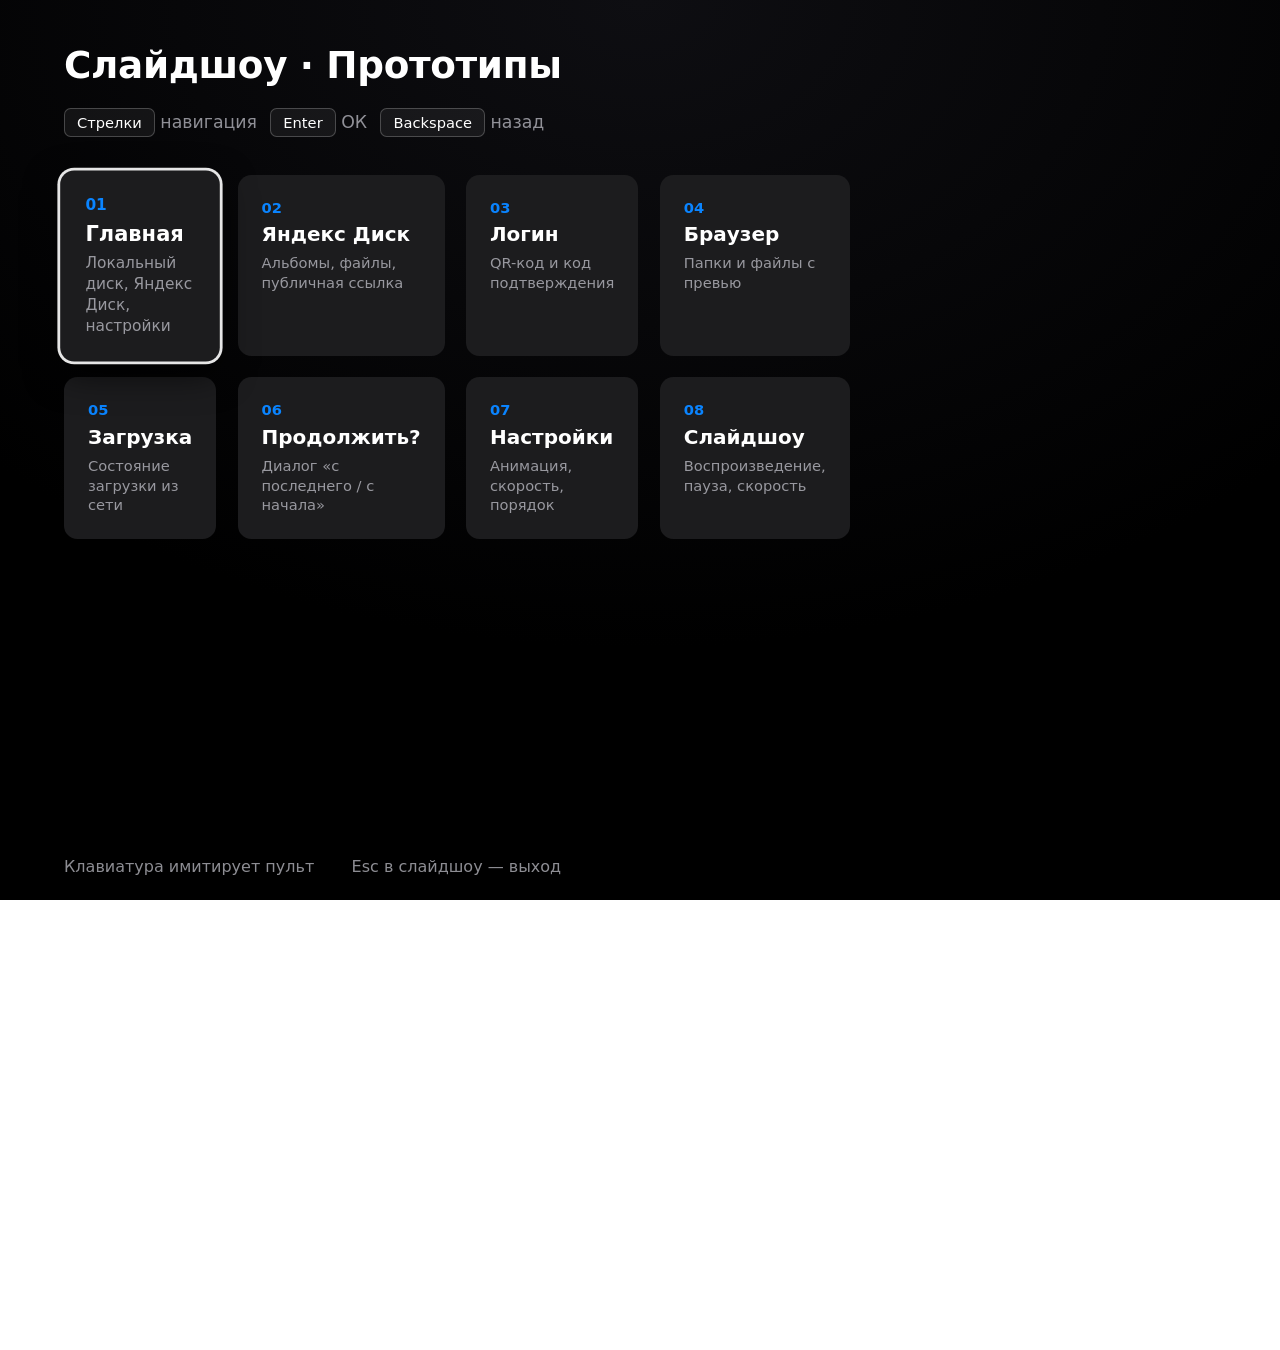
<file: design/prototypes/index.html>
<!doctype html>
<html lang="ru">
<head>
<meta charset="utf-8">
<title>Слайдшоу · Прототипы интерфейса</title>
<link rel="stylesheet" href="css/tv.css">
<style>
  .head-note {
    margin-top: 20px;
    font-size: 26px;
    color: var(--text-2);
    display: flex;
    align-items: center;
    gap: 20px;
    flex-wrap: wrap;
  }
</style>
</head>
<body>
<main class="screen">
  <h1 class="screen-title">Слайдшоу · Прототипы</h1>
  <div class="head-note">
    <span><span class="keycap">Стрелки</span> навигация</span>
    <span><span class="keycap">Enter</span> ОК</span>
    <span><span class="keycap">Backspace</span> назад</span>
  </div>

  <div class="proto-grid">
    <a class="proto-card" href="screens/01-home.html" data-focusable data-focus-default>
      <div class="num">01</div>
      <div class="ttl">Главная</div>
      <div class="dsc">Локальный диск, Яндекс Диск, настройки</div>
    </a>
    <a class="proto-card" href="screens/02-yandex.html" data-focusable>
      <div class="num">02</div>
      <div class="ttl">Яндекс Диск</div>
      <div class="dsc">Альбомы, файлы, публичная ссылка</div>
    </a>
    <a class="proto-card" href="screens/03-yandex-login.html" data-focusable>
      <div class="num">03</div>
      <div class="ttl">Логин</div>
      <div class="dsc">QR-код и код подтверждения</div>
    </a>
    <a class="proto-card" href="screens/04-browser.html" data-focusable>
      <div class="num">04</div>
      <div class="ttl">Браузер</div>
      <div class="dsc">Папки и файлы с превью</div>
    </a>
    <a class="proto-card" href="screens/05-browser-loading.html" data-focusable>
      <div class="num">05</div>
      <div class="ttl">Загрузка</div>
      <div class="dsc">Состояние загрузки из сети</div>
    </a>
    <a class="proto-card" href="screens/06-continue.html" data-focusable>
      <div class="num">06</div>
      <div class="ttl">Продолжить?</div>
      <div class="dsc">Диалог «с последнего / с начала»</div>
    </a>
    <a class="proto-card" href="screens/07-settings.html" data-focusable>
      <div class="num">07</div>
      <div class="ttl">Настройки</div>
      <div class="dsc">Анимация, скорость, порядок</div>
    </a>
    <a class="proto-card" href="screens/08-slideshow.html" data-focusable>
      <div class="num">08</div>
      <div class="ttl">Слайдшоу</div>
      <div class="dsc">Воспроизведение, пауза, скорость</div>
    </a>
  </div>

  <div class="hints">
    <span>Клавиатура имитирует пульт</span>
    <span>Esc в слайдшоу — выход</span>
  </div>
</main>
<script src="js/tv.js"></script>
</body>
</html>
</file>
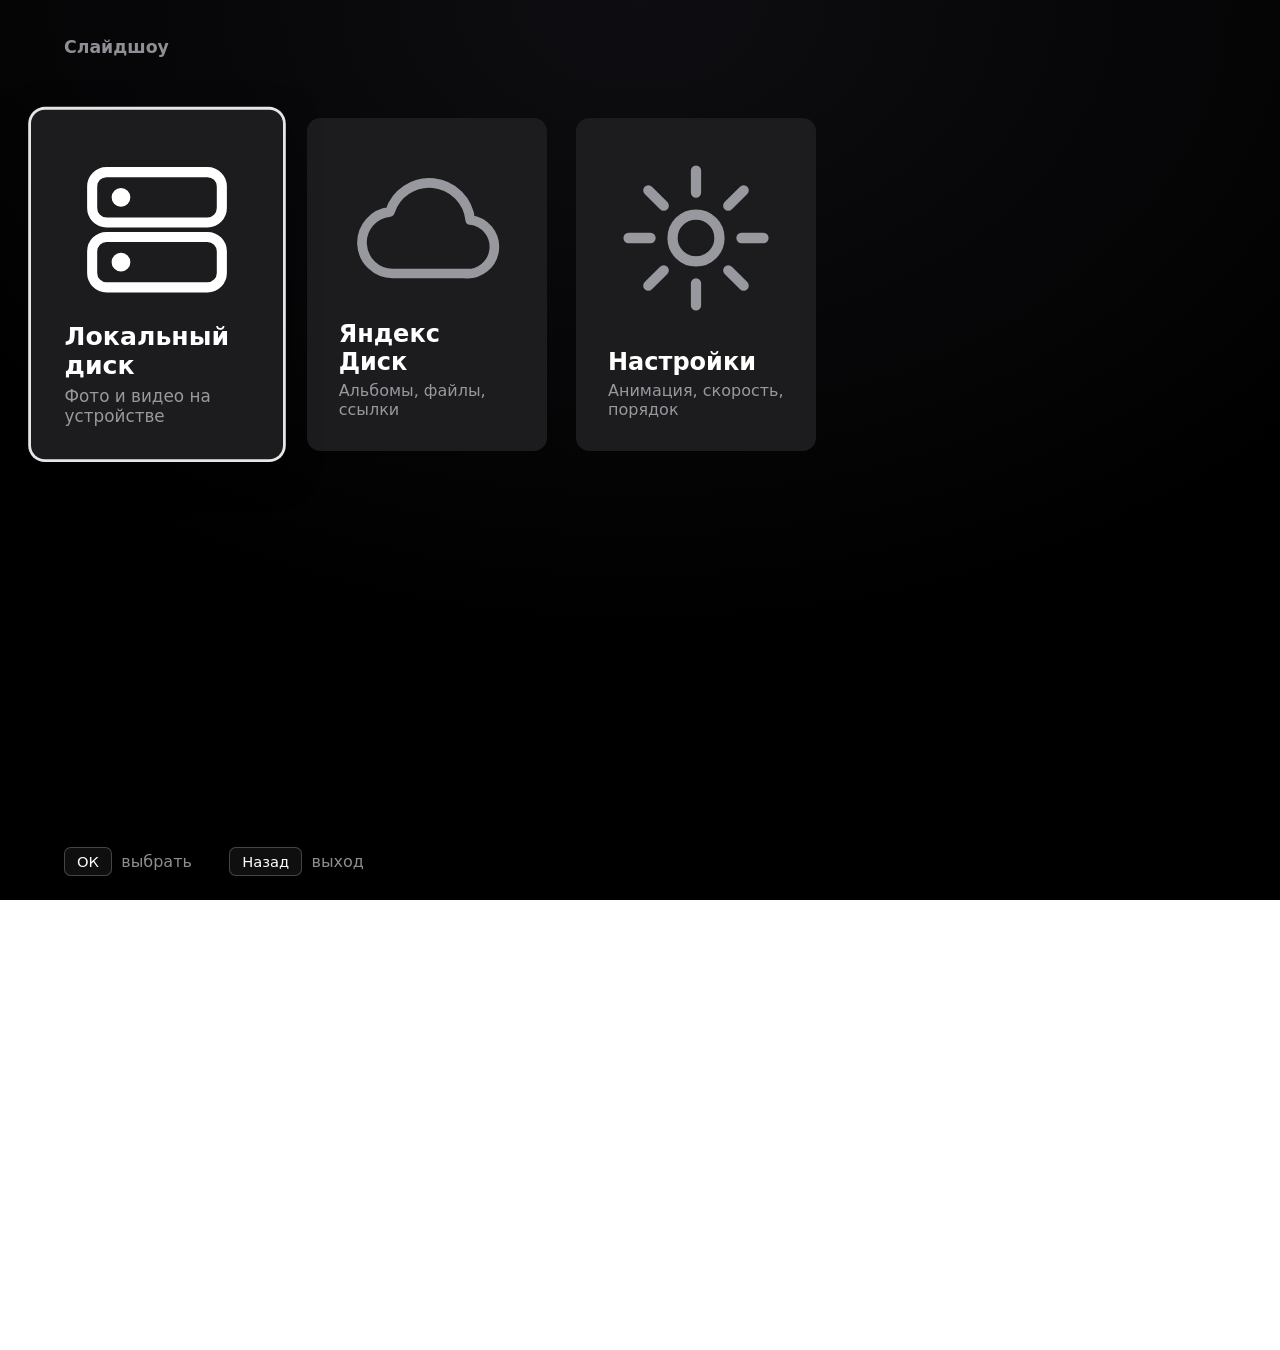
<file: design/prototypes/screens/01-home.html>
<!doctype html>
<html lang="ru">
<head>
<meta charset="utf-8">
<title>01 · Главная</title>
<link rel="stylesheet" href="../css/tv.css">
</head>
<body>
<main class="screen">
  <div class="brand">Слайдшоу</div>

  <div class="home-shelf">
    <a class="home-card" href="04-browser.html" data-focusable data-focus-default>
      <svg viewBox="0 0 24 24" fill="none" stroke="currentColor" stroke-width="1.4" stroke-linecap="round" stroke-linejoin="round">
        <rect x="3" y="4" width="18" height="7" rx="2"/>
        <rect x="3" y="13" width="18" height="7" rx="2"/>
        <circle cx="7" cy="7.5" r="0.6" fill="currentColor"/>
        <circle cx="7" cy="16.5" r="0.6" fill="currentColor"/>
      </svg>
      <div class="hc-title">Локальный диск</div>
      <div class="hc-sub">Фото и видео на устройстве</div>
    </a>

    <a class="home-card" href="02-yandex.html" data-focusable>
      <svg viewBox="0 0 24 24" fill="none" stroke="currentColor" stroke-width="1.4" stroke-linecap="round" stroke-linejoin="round">
        <path d="M7 18a4.5 4.5 0 0 1-.4-8.98A6 6 0 0 1 18.3 10.2 3.9 3.9 0 0 1 17.5 18Z"/>
      </svg>
      <div class="hc-title">Яндекс Диск</div>
      <div class="hc-sub">Альбомы, файлы, ссылки</div>
    </a>

    <a class="home-card" href="07-settings.html" data-focusable>
      <svg viewBox="0 0 24 24" fill="none" stroke="currentColor" stroke-width="1.4" stroke-linecap="round" stroke-linejoin="round">
        <circle cx="12" cy="12" r="3.2"/>
        <path d="M12 2.8v3M12 18.2v3M2.8 12h3M18.2 12h3M5.5 5.5l2.1 2.1M16.4 16.4l2.1 2.1M18.5 5.5l-2.1 2.1M7.6 16.4l-2.1 2.1"/>
      </svg>
      <div class="hc-title">Настройки</div>
      <div class="hc-sub">Анимация, скорость, порядок</div>
    </a>
  </div>

  <div class="hints">
    <span><span class="keycap">ОК</span> выбрать</span>
    <span><span class="keycap">Назад</span> выход</span>
  </div>
</main>
<script src="../js/tv.js"></script>
</body>
</html>
</file>
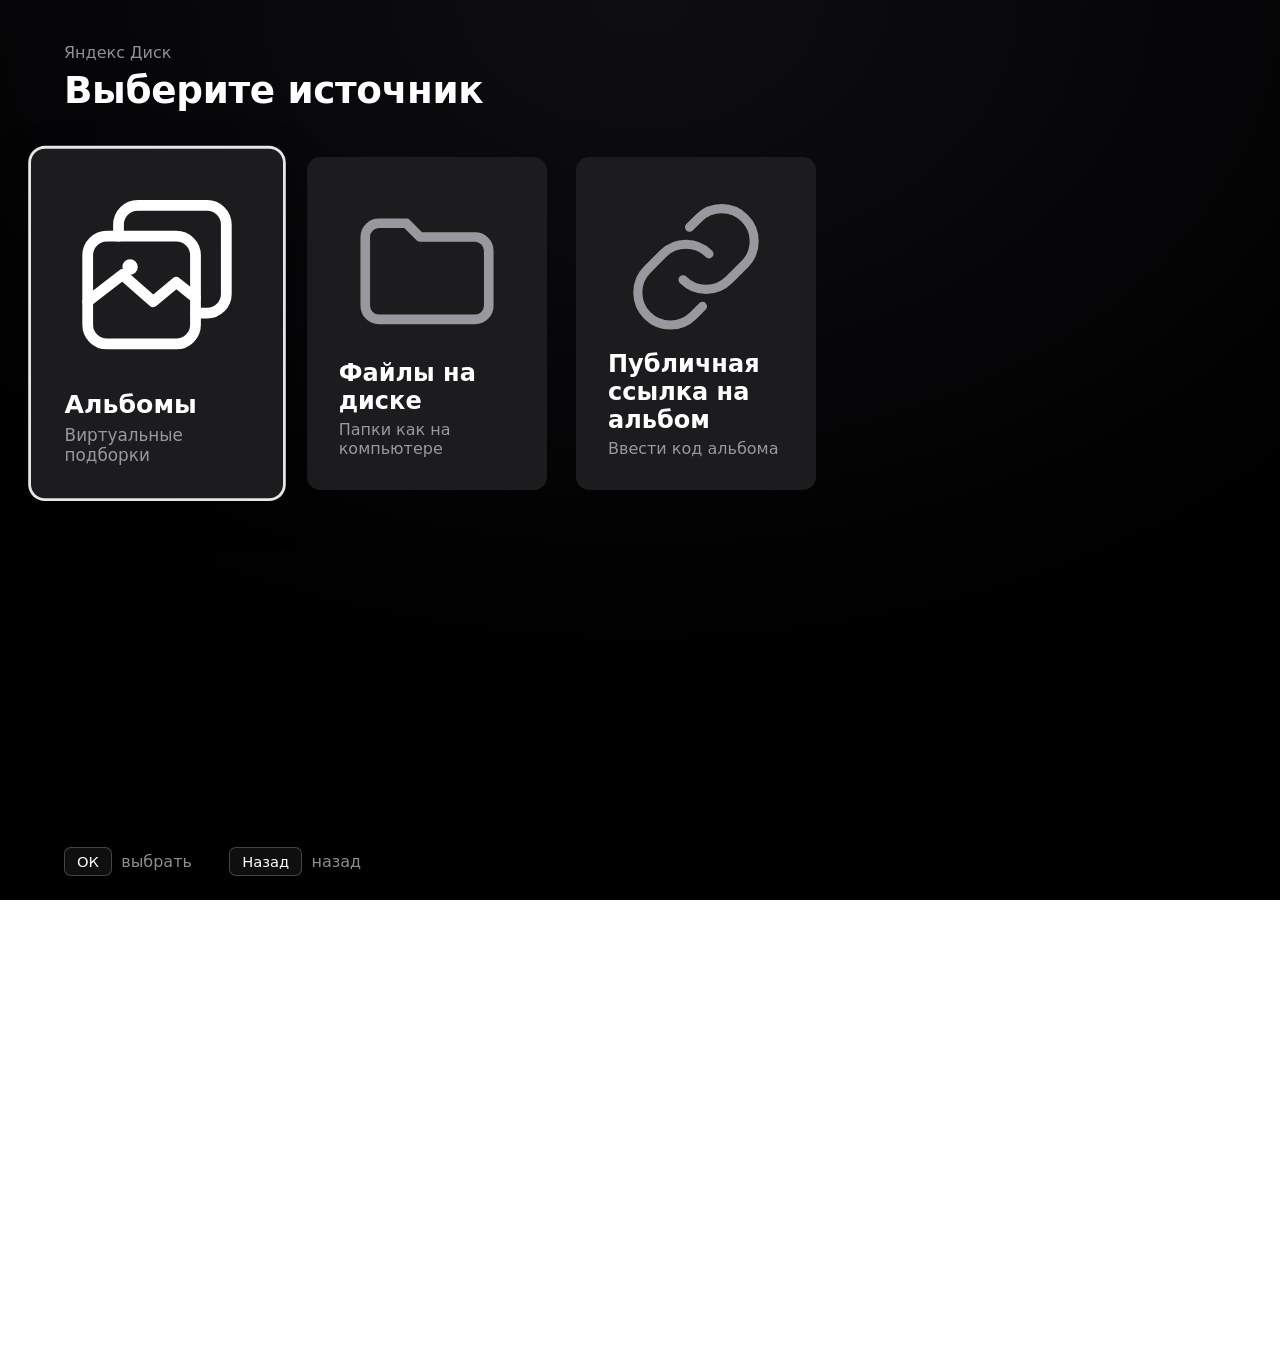
<file: design/prototypes/screens/02-yandex.html>
<!doctype html>
<html lang="ru">
<head>
<meta charset="utf-8">
<title>02 · Яндекс Диск — источники</title>
<link rel="stylesheet" href="../css/tv.css">
<style>
  /* Панель ввода ссылки/ID альбома */
  #linkPanel { display: none; max-width: 1240px; margin: 56px auto 0; width: 100%; }
  #linkPanel.open { display: block; }
  .link-card {
    background: var(--surface);
    border-radius: var(--radius-lg);
    padding: 56px;
  }
  .link-label { font-size: 26px; color: var(--text-2); margin-bottom: 24px; }
  .link-input {
    width: 100%;
    background: var(--surface-2);
    border: 2px solid transparent;
    border-radius: var(--radius-md);
    color: var(--text);
    font-size: 30px;
    font-family: "SF Mono", ui-monospace, Menlo, monospace;
    letter-spacing: 1px;
    padding: 26px 32px;
    outline: none;
  }
  .link-input:focus { border-color: var(--accent); }
  .link-example { font-size: 22px; color: var(--text-3); margin-top: 20px; line-height: 1.5; }
  .link-example b { color: var(--text-2); font-weight: 600; }
</style>
</head>
<body>
<main class="screen">
  <div class="breadcrumb">Яндекс Диск</div>
  <h1 class="screen-title">Выберите источник</h1>

  <div class="home-shelf" id="sourceTiles">
    <div class="home-card" data-focusable data-focus-default role="button" data-target="03-yandex-login.html">
      <svg viewBox="0 0 24 24" fill="none" stroke="currentColor" stroke-width="1.4" stroke-linecap="round" stroke-linejoin="round">
        <rect x="3" y="7" width="14" height="14" rx="2.5"/>
        <path d="M7 7V5.5A2.5 2.5 0 0 1 9.5 3H18.5A2.5 2.5 0 0 1 21 5.5v9a2.5 2.5 0 0 1-2.5 2.5H17"/>
        <path d="M3 15.5 7.5 12l4 3.5 3-2.5 2.5 2"/>
        <circle cx="8.5" cy="11" r="1" fill="currentColor" stroke="none"/>
      </svg>
      <div class="hc-title">Альбомы</div>
      <div class="hc-sub">Виртуальные подборки</div>
    </div>

    <div class="home-card" data-focusable role="button" data-target="03-yandex-login.html">
      <svg viewBox="0 0 24 24" fill="none" stroke="currentColor" stroke-width="1.4" stroke-linecap="round" stroke-linejoin="round">
        <path d="M3 7a2 2 0 0 1 2-2h4l2 2h8a2 2 0 0 1 2 2v8a2 2 0 0 1-2 2H5a2 2 0 0 1-2-2Z"/>
      </svg>
      <div class="hc-title">Файлы на диске</div>
      <div class="hc-sub">Папки как на компьютере</div>
    </div>

    <div class="home-card" data-focusable role="button" id="tilePublicLink">
      <svg viewBox="0 0 24 24" fill="none" stroke="currentColor" stroke-width="1.4" stroke-linecap="round" stroke-linejoin="round">
        <path d="M10 14a5 5 0 0 0 7.1 0l2.4-2.4a5 5 0 0 0-7.1-7.1L11 5.9"/>
        <path d="M14 10a5 5 0 0 0-7.1 0l-2.4 2.4a5 5 0 0 0 7.1 7.1L13 18.1"/>
      </svg>
      <div class="hc-title">Публичная ссылка на альбом</div>
      <div class="hc-sub">Ввести код альбома</div>
    </div>
  </div>

  <div id="linkPanel">
    <div class="link-card">
      <div class="link-label">Ссылка или ID публичного альбома</div>
      <input class="link-input" id="linkInput" type="text" placeholder="https://disk.yandex.ru/a/…" autocomplete="off" spellcheck="false">
      <div class="link-example">
        Например: https://disk.yandex.ru/a/cNNwCu9VIXodbA<br>
        ID — часть после <b>/a/</b>: <b>cNNwCu9VIXodbA</b>
      </div>
    </div>
  </div>

  <div class="hints" id="hintsList">
    <span><span class="keycap">ОК</span> выбрать</span>
    <span><span class="keycap">Назад</span> назад</span>
  </div>
  <div class="hints" id="hintsLink" hidden>
    <span><span class="keycap">ОК</span> подключить</span>
    <span><span class="keycap">Назад</span> отмена</span>
  </div>
</main>

<script src="../js/tv.js"></script>
<script>
(function () {
  var tiles = document.getElementById('sourceTiles');
  var panel = document.getElementById('linkPanel');
  var input = document.getElementById('linkInput');
  var hintsList = document.getElementById('hintsList');
  var hintsLink = document.getElementById('hintsLink');
  var tilePublic = document.getElementById('tilePublicLink');

  function openPanel() {
    tiles.style.display = 'none';
    panel.classList.add('open');
    panel.setAttribute('data-modal-open', 'true');
    hintsList.hidden = true;
    hintsLink.hidden = false;
    setTimeout(function () { input.focus(); }, 0);
  }

  function closePanel() {
    panel.classList.remove('open');
    panel.removeAttribute('data-modal-open');
    tiles.style.display = '';
    hintsList.hidden = false;
    hintsLink.hidden = true;
    window.TV.focusEl(tilePublic);
  }

  tilePublic.addEventListener('click', openPanel);

  // Без кнопок: ОК (Enter) — подключить, Назад на пустом поле — отмена
  input.addEventListener('keydown', function (e) {
    if (e.key === 'Enter') {
      e.preventDefault();
      location.href = '03-yandex-login.html';
    } else if (e.key === 'Backspace' && input.value === '') {
      e.preventDefault();
      closePanel();
    }
  });

  // Плитки: первый вход — страница логина
  document.querySelectorAll('#sourceTiles .home-card').forEach(function (tile) {
    if (tile === tilePublic) return;
    tile.addEventListener('click', function () {
      location.href = tile.dataset.target;
    });
  });
})();
</script>
</body>
</html>
</file>
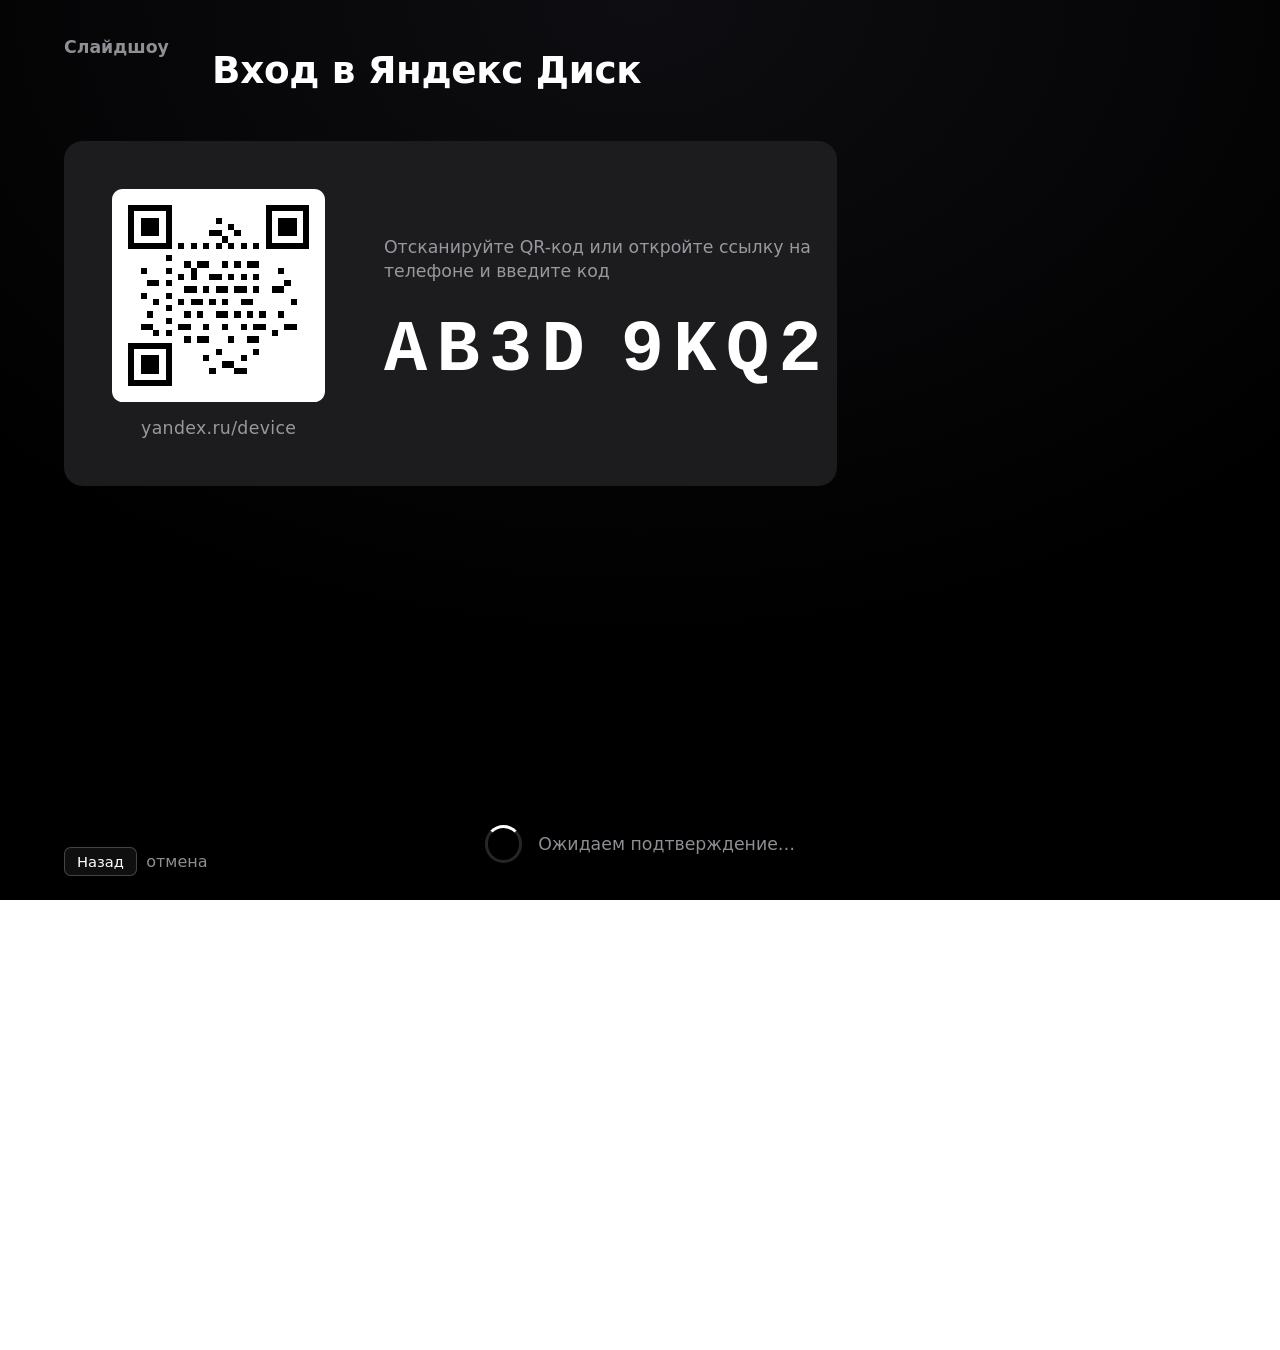
<file: design/prototypes/screens/03-yandex-login.html>
<!doctype html>
<html lang="ru">
<head>
<meta charset="utf-8">
<title>03 · Вход в Яндекс Диск</title>
<link rel="stylesheet" href="../css/tv.css">
<style>
  .login-card {
    margin: auto;
    width: 1160px;
    background: var(--surface);
    border-radius: 28px;
    padding: 72px;
    display: flex;
    gap: 88px;
    align-items: center;
  }
  .qr-wrap { flex: none; display: flex; flex-direction: column; align-items: center; gap: 24px; }
  .qr {
    width: 320px; height: 320px;
    background: #fff;
    border-radius: 16px;
    padding: 24px;
    display: block;
  }
  .qr-url { font-size: 26px; color: var(--text-2); letter-spacing: 0.5px; }
  .code-wrap { flex: 1; }
  .code-caption { font-size: 26px; color: var(--text-2); line-height: 1.4; margin-bottom: 40px; }
  .code {
    display: flex;
    gap: 40px;
    font-family: "SF Mono", ui-monospace, Menlo, monospace;
    font-size: 108px;
    font-weight: 700;
    letter-spacing: 14px;
    font-variant-numeric: tabular-nums;
  }
  .wait {
    position: fixed;
    left: 0; right: 0; bottom: 56px;
    display: flex;
    align-items: center;
    justify-content: center;
    gap: 24px;
    font-size: 26px;
    color: var(--text-2);
  }
</style>
</head>
<body>
<main class="screen">
  <div class="brand">Слайдшоу</div>
  <h1 class="screen-title" style="text-align:center; margin-top:8px;">Вход в Яндекс Диск</h1>

  <div class="login-card">
    <div class="qr-wrap">
      <svg class="qr" viewBox="0 0 29 29" shape-rendering="crispEdges" role="img" aria-label="QR-код">
        <rect width="29" height="29" fill="#fff"/>
        <!-- finder patterns -->
        <g fill="#000">
          <rect x="0" y="0" width="7" height="7"/><rect x="22" y="0" width="7" height="7"/><rect x="0" y="22" width="7" height="7"/>
        </g>
        <g fill="#fff">
          <rect x="1" y="1" width="5" height="5"/><rect x="23" y="1" width="5" height="5"/><rect x="1" y="23" width="5" height="5"/>
        </g>
        <g fill="#000">
          <rect x="2" y="2" width="3" height="3"/><rect x="24" y="2" width="3" height="3"/><rect x="2" y="24" width="3" height="3"/>
        </g>
        <!-- timing -->
        <g fill="#000">
          <rect x="8" y="6" width="1" height="1"/><rect x="10" y="6" width="1" height="1"/><rect x="12" y="6" width="1" height="1"/><rect x="14" y="6" width="1" height="1"/><rect x="16" y="6" width="1" height="1"/><rect x="18" y="6" width="1" height="1"/><rect x="20" y="6" width="1" height="1"/>
          <rect x="6" y="8" width="1" height="1"/><rect x="6" y="10" width="1" height="1"/><rect x="6" y="12" width="1" height="1"/><rect x="6" y="14" width="1" height="1"/><rect x="6" y="16" width="1" height="1"/><rect x="6" y="18" width="1" height="1"/><rect x="6" y="20" width="1" height="1"/>
        </g>
        <!-- модули-заглушка -->
        <g fill="#000">
          <rect x="9" y="9" width="1" height="1"/><rect x="11" y="9" width="2" height="1"/><rect x="15" y="9" width="1" height="1"/><rect x="17" y="9" width="1" height="1"/><rect x="19" y="9" width="2" height="1"/>
          <rect x="8" y="11" width="1" height="1"/><rect x="10" y="11" width="1" height="1"/><rect x="13" y="11" width="2" height="1"/><rect x="16" y="11" width="1" height="1"/><rect x="18" y="11" width="1" height="1"/><rect x="20" y="11" width="1" height="1"/>
          <rect x="9" y="13" width="2" height="1"/><rect x="12" y="13" width="1" height="1"/><rect x="14" y="13" width="2" height="1"/><rect x="17" y="13" width="2" height="1"/><rect x="20" y="13" width="1" height="1"/>
          <rect x="8" y="15" width="1" height="1"/><rect x="10" y="15" width="2" height="1"/><rect x="13" y="15" width="1" height="1"/><rect x="15" y="15" width="1" height="1"/><rect x="18" y="15" width="2" height="1"/>
          <rect x="9" y="17" width="1" height="1"/><rect x="11" y="17" width="1" height="1"/><rect x="14" y="17" width="2" height="1"/><rect x="17" y="17" width="1" height="1"/><rect x="19" y="17" width="1" height="1"/><rect x="21" y="17" width="1" height="1"/>
          <rect x="8" y="19" width="2" height="1"/><rect x="12" y="19" width="1" height="1"/><rect x="15" y="19" width="1" height="1"/><rect x="18" y="19" width="1" height="1"/><rect x="20" y="19" width="2" height="1"/>
          <rect x="9" y="21" width="1" height="1"/><rect x="11" y="21" width="2" height="1"/><rect x="16" y="21" width="1" height="1"/><rect x="19" y="21" width="2" height="1"/>
          <rect x="9" y="9" width="1" height="1"/><rect x="10" y="10" width="1" height="1"/>
          <rect x="14" y="2" width="1" height="1"/><rect x="16" y="3" width="1" height="1"/><rect x="13" y="4" width="2" height="1"/><rect x="17" y="4" width="1" height="1"/><rect x="15" y="5" width="1" height="1"/>
          <rect x="2" y="10" width="1" height="1"/><rect x="3" y="12" width="2" height="1"/><rect x="2" y="14" width="1" height="1"/><rect x="4" y="15" width="1" height="1"/><rect x="3" y="17" width="1" height="1"/><rect x="2" y="19" width="2" height="1"/><rect x="4" y="20" width="1" height="1"/>
          <rect x="24" y="10" width="1" height="1"/><rect x="25" y="12" width="1" height="1"/><rect x="23" y="13" width="2" height="1"/><rect x="26" y="15" width="1" height="1"/><rect x="24" y="17" width="1" height="1"/><rect x="25" y="19" width="2" height="1"/><rect x="23" y="20" width="1" height="1"/>
          <rect x="12" y="24" width="1" height="1"/><rect x="14" y="23" width="1" height="1"/><rect x="15" y="25" width="2" height="1"/><rect x="18" y="24" width="1" height="1"/><rect x="20" y="23" width="1" height="1"/><rect x="13" y="26" width="1" height="1"/><rect x="17" y="26" width="2" height="1"/>
        </g>
      </svg>
      <div class="qr-url">yandex.ru/device</div>
    </div>

    <div class="code-wrap">
      <div class="code-caption">Отсканируйте QR-код или откройте ссылку на телефоне и введите код</div>
      <div class="code"><span>AB3D</span><span>9KQ2</span></div>
    </div>
  </div>

  <div class="wait">
    <div class="spinner"></div>
    <span>Ожидаем подтверждение…</span>
  </div>

  <div class="hints">
    <span><span class="keycap">Назад</span> отмена</span>
  </div>
</main>

<script src="../js/tv.js"></script>
<script>
  // Симуляция подтверждения входа с телефона
  setTimeout(function () { location.href = '04-browser.html'; }, 6000);
</script>
</body>
</html>
</file>
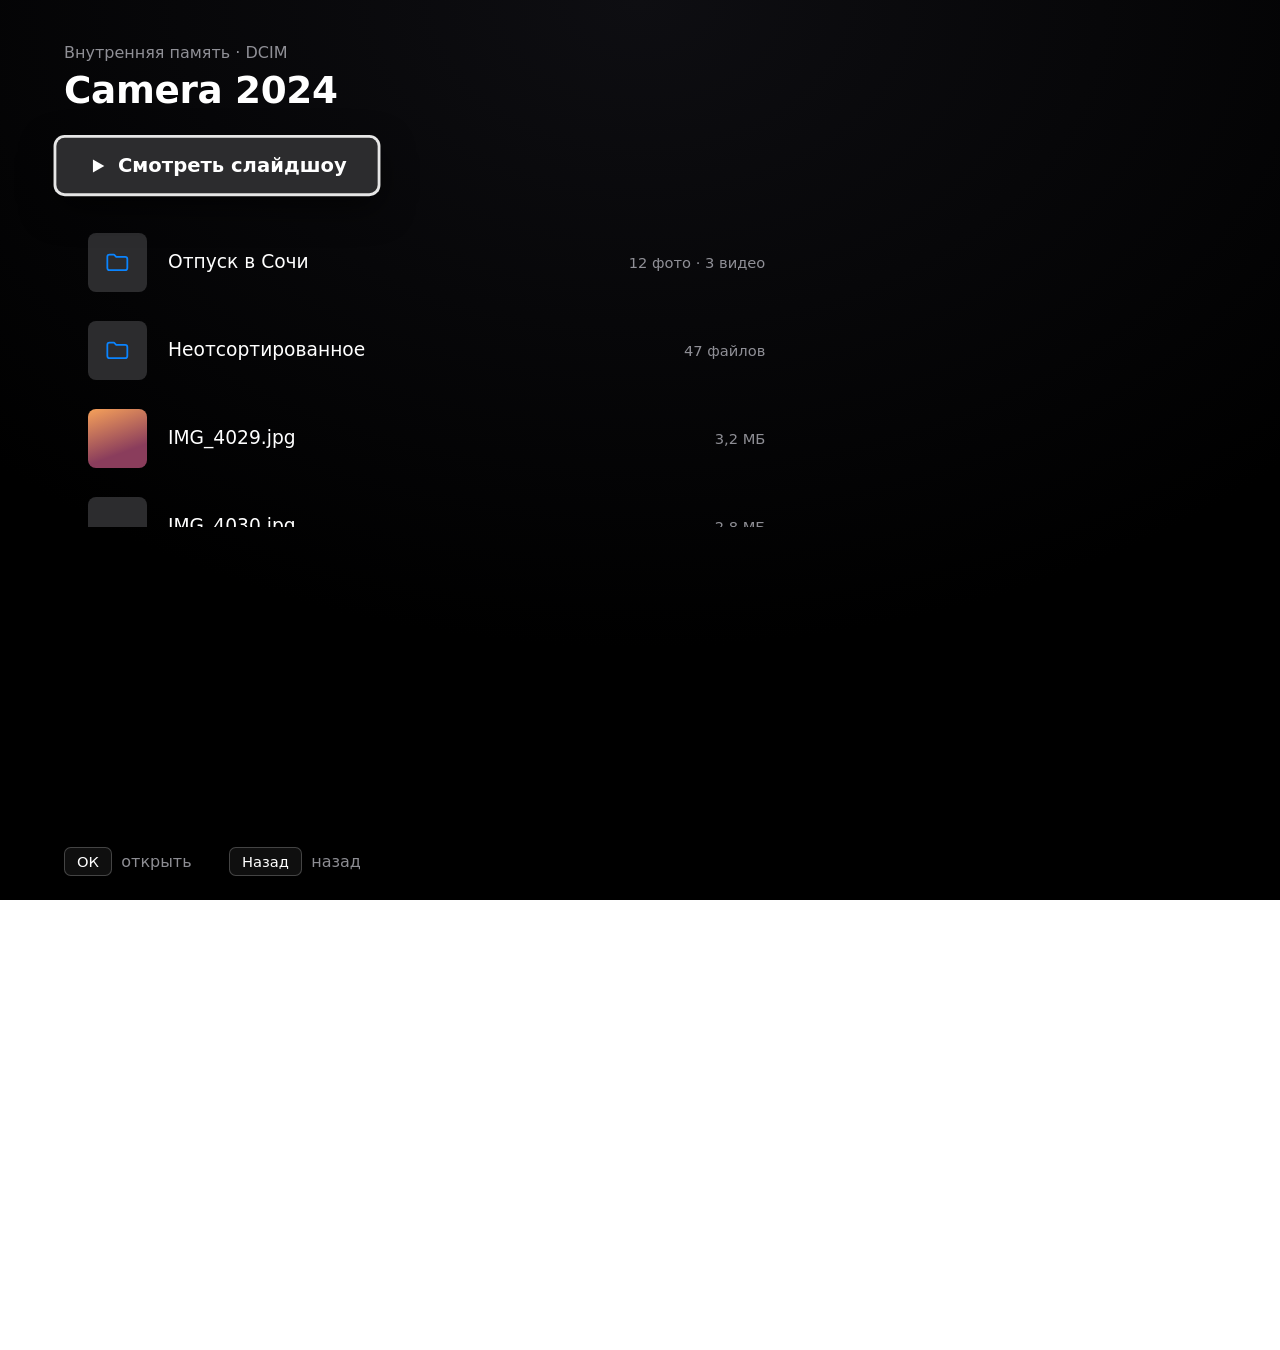
<file: design/prototypes/screens/04-browser.html>
<!doctype html>
<html lang="ru">
<head>
<meta charset="utf-8">
<title>04 · Файловый браузер</title>
<link rel="stylesheet" href="../css/tv.css">
<style>
  .watch-btn { margin-top: 28px; align-self: flex-start; }
</style>
</head>
<body>
<main class="screen">
  <div class="breadcrumb">Внутренняя память · DCIM</div>
  <h1 class="screen-title">Camera 2024</h1>

  <button class="btn watch-btn" data-focusable data-focus-default id="btnWatch">
    <svg width="30" height="30" viewBox="0 0 24 24" fill="currentColor"><path d="M7 4.5v15l13-7.5Z"/></svg>
    Смотреть слайдшоу
  </button>

  <div class="rows">
    <!-- Папки -->
    <div class="list-row" data-focusable role="button">
      <div class="thumb thumb-folder">
        <svg viewBox="0 0 24 24" fill="none" stroke="currentColor" stroke-width="1.6" stroke-linecap="round" stroke-linejoin="round">
          <path d="M3 7a2 2 0 0 1 2-2h4l2 2h8a2 2 0 0 1 2 2v8a2 2 0 0 1-2 2H5a2 2 0 0 1-2-2Z"/>
        </svg>
      </div>
      <div class="name">Отпуск в Сочи</div>
      <div class="meta">12 фото · 3 видео</div>
    </div>

    <div class="list-row" data-focusable role="button">
      <div class="thumb thumb-folder">
        <svg viewBox="0 0 24 24" fill="none" stroke="currentColor" stroke-width="1.6" stroke-linecap="round" stroke-linejoin="round">
          <path d="M3 7a2 2 0 0 1 2-2h4l2 2h8a2 2 0 0 1 2 2v8a2 2 0 0 1-2 2H5a2 2 0 0 1-2-2Z"/>
        </svg>
      </div>
      <div class="name">Неотсортированное</div>
      <div class="meta">47 файлов</div>
    </div>

    <!-- Фото -->
    <div class="list-row" data-focusable role="button">
      <div class="thumb g1"></div>
      <div class="name">IMG_4029.jpg</div>
      <div class="meta">3,2 МБ</div>
    </div>
    <div class="list-row" data-focusable role="button">
      <div class="thumb thumb-loading shimmer"></div>
      <div class="name">IMG_4030.jpg</div>
      <div class="meta">2,8 МБ</div>
    </div>
    <div class="list-row" data-focusable role="button">
      <div class="thumb g2"></div>
      <div class="name">IMG_4031.jpg</div>
      <div class="meta">4,1 МБ</div>
    </div>
    <div class="list-row" data-focusable role="button">
      <div class="thumb g3"></div>
      <div class="name">IMG_4032.jpg</div>
      <div class="meta">3,7 МБ</div>
    </div>
    <div class="list-row" data-focusable role="button">
      <div class="thumb thumb-loading shimmer"></div>
      <div class="name">IMG_4033.jpg</div>
      <div class="meta">2,5 МБ</div>
    </div>

    <!-- Видео -->
    <div class="list-row" data-focusable role="button">
      <div class="thumb g4 thumb-video">
        <span class="vplay"><svg viewBox="0 0 24 24" fill="currentColor"><path d="M7 4.5v15l13-7.5Z"/></svg></span>
      </div>
      <div class="name">VID_20240712_183445.mp4</div>
      <div class="meta">24,8 МБ</div>
    </div>
    <div class="list-row" data-focusable role="button">
      <div class="thumb g5 thumb-video">
        <span class="vplay"><svg viewBox="0 0 24 24" fill="currentColor"><path d="M7 4.5v15l13-7.5Z"/></svg></span>
      </div>
      <div class="name">VID_20240713_091512.mp4</div>
      <div class="meta">41,3 МБ</div>
    </div>
    <div class="list-row" data-focusable role="button">
      <div class="thumb g6"></div>
      <div class="name">IMG_4034.jpg</div>
      <div class="meta">3,0 МБ</div>
    </div>
  </div>

  <div class="hints">
    <span><span class="keycap">ОК</span> открыть</span>
    <span><span class="keycap">Назад</span> назад</span>
  </div>

  <div class="toast" id="toast">Прототип: открытие папки</div>
</main>

<script src="../js/tv.js"></script>
<script>
(function () {
  document.getElementById('btnWatch').addEventListener('click', function () {
    location.href = '08-slideshow.html';
  });

  // Папки: лёгкий отклик (прототип)
  var toast = document.getElementById('toast');
  var toastTimer;
  document.querySelectorAll('.list-row').forEach(function (row) {
    row.addEventListener('click', function (e) {
      if (e.target.closest('#btnWatch')) return;
      if (!row.querySelector('.thumb-folder')) return;
      toast.classList.add('show');
      clearTimeout(toastTimer);
      toastTimer = setTimeout(function () { toast.classList.remove('show'); }, 1500);
    });
  });
})();
</script>
</body>
</html>
</file>
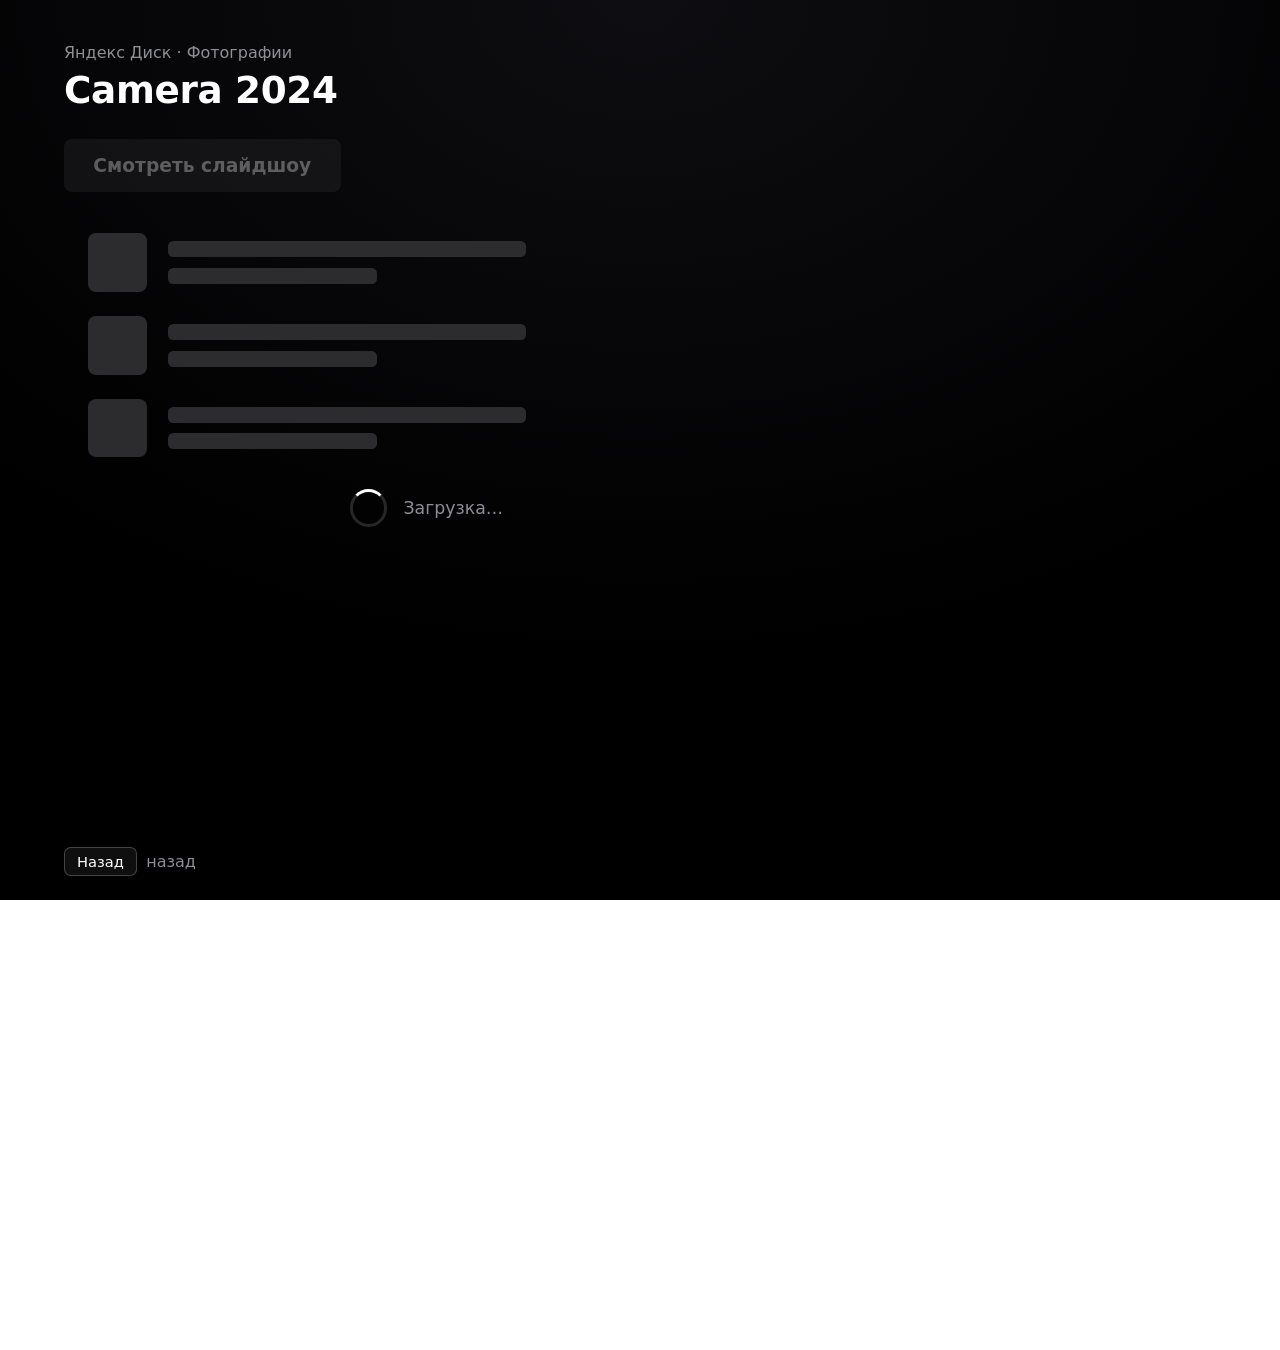
<file: design/prototypes/screens/05-browser-loading.html>
<!doctype html>
<html lang="ru">
<head>
<meta charset="utf-8">
<title>05 · Браузер — загрузка</title>
<link rel="stylesheet" href="../css/tv.css">
<style>
  .watch-btn { margin-top: 28px; align-self: flex-start; }
  .loading-note {
    display: flex;
    align-items: center;
    gap: 24px;
    margin: 40px auto 0;
    font-size: 26px;
    color: var(--text-2);
  }
</style>
</head>
<body>
<main class="screen">
  <div class="breadcrumb">Яндекс Диск · Фотографии</div>
  <h1 class="screen-title">Camera 2024</h1>

  <button class="btn watch-btn" aria-disabled="true">Смотреть слайдшоу</button>

  <div class="rows">
    <div class="skel-row"><div class="sk-thumb shimmer"></div><div class="sk-lines"><div class="sk-line shimmer w60"></div><div class="sk-line shimmer w35"></div></div></div>
    <div class="skel-row"><div class="sk-thumb shimmer"></div><div class="sk-lines"><div class="sk-line shimmer w60"></div><div class="sk-line shimmer w35"></div></div></div>
    <div class="skel-row"><div class="sk-thumb shimmer"></div><div class="sk-lines"><div class="sk-line shimmer w60"></div><div class="sk-line shimmer w35"></div></div></div>
    <div class="skel-row"><div class="sk-thumb shimmer"></div><div class="sk-lines"><div class="sk-line shimmer w60"></div><div class="sk-line shimmer w35"></div></div></div>
    <div class="skel-row"><div class="sk-thumb shimmer"></div><div class="sk-lines"><div class="sk-line shimmer w60"></div><div class="sk-line shimmer w35"></div></div></div>
  </div>

  <div class="loading-note">
    <div class="spinner"></div>
    <span>Загрузка…</span>
  </div>

  <div class="hints">
    <span><span class="keycap">Назад</span> назад</span>
  </div>
</main>

<script src="../js/tv.js"></script>
</body>
</html>
</file>
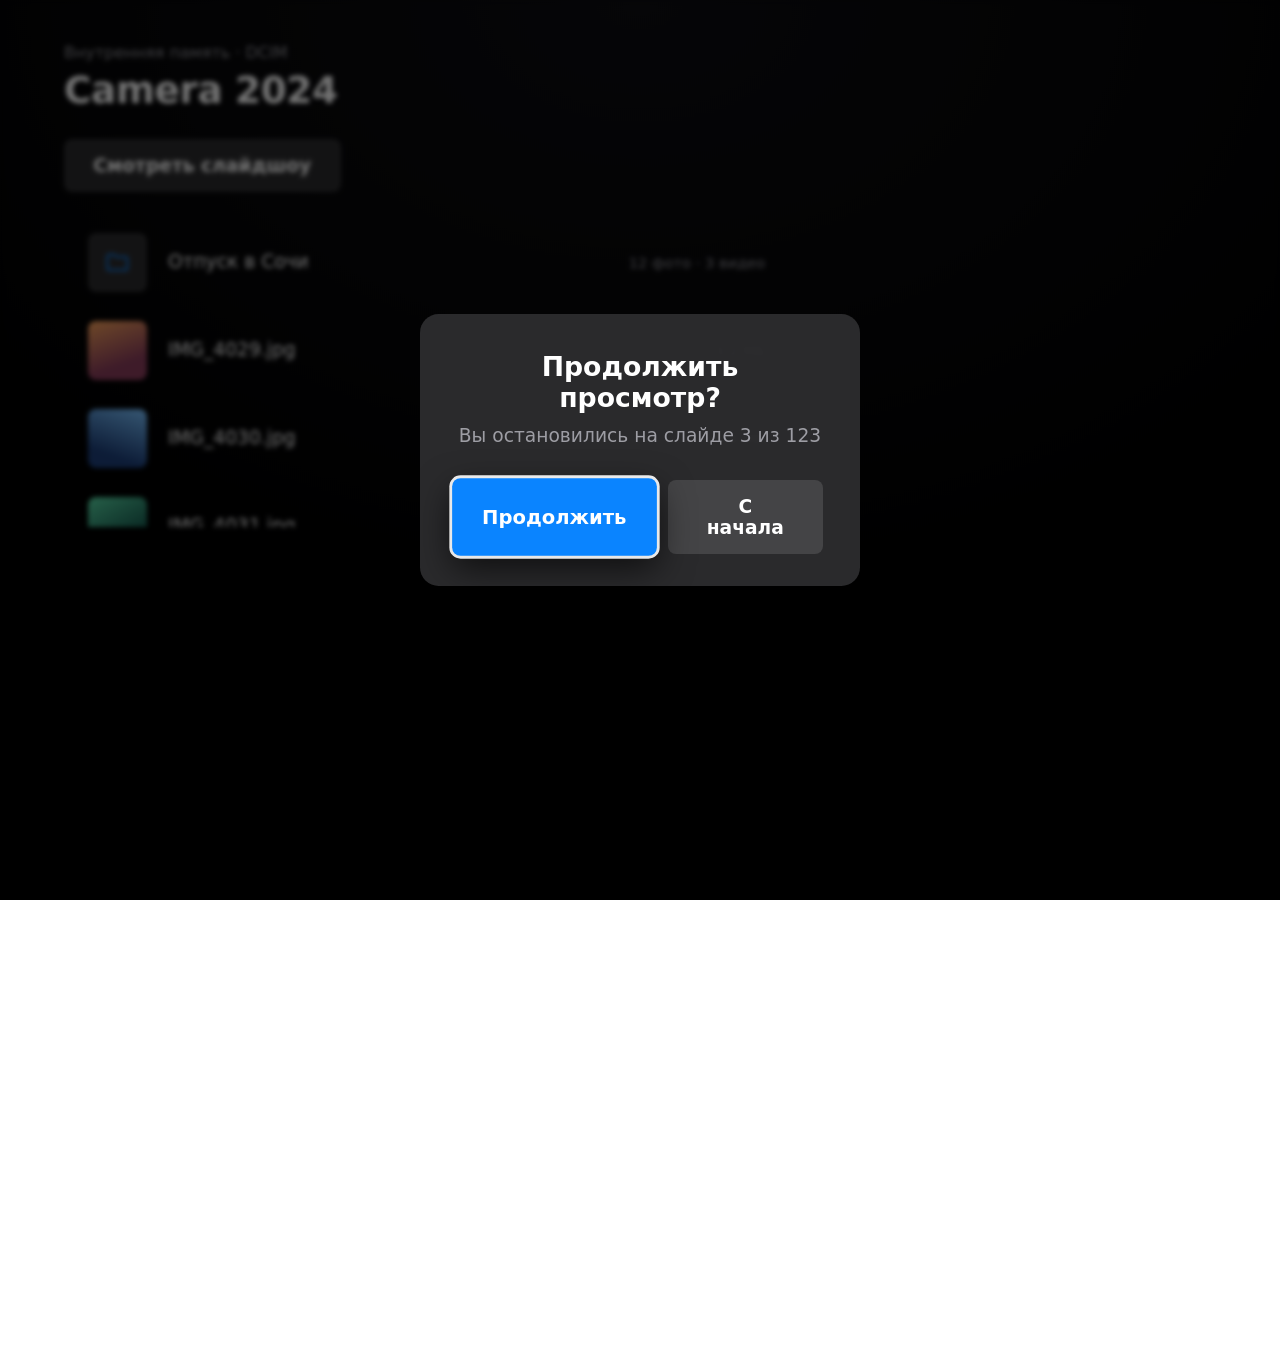
<file: design/prototypes/screens/06-continue.html>
<!doctype html>
<html lang="ru">
<head>
<meta charset="utf-8">
<title>06 · Продолжить просмотр?</title>
<link rel="stylesheet" href="../css/tv.css">
<style>
  .watch-btn { margin-top: 28px; align-self: flex-start; }
</style>
</head>
<body>
<main class="screen">
  <!-- Затемнённый фон — браузер -->
  <div class="breadcrumb">Внутренняя память · DCIM</div>
  <h1 class="screen-title">Camera 2024</h1>

  <button class="btn watch-btn">Смотреть слайдшоу</button>

  <div class="rows">
    <div class="list-row">
      <div class="thumb thumb-folder">
        <svg viewBox="0 0 24 24" fill="none" stroke="currentColor" stroke-width="1.6" stroke-linecap="round" stroke-linejoin="round">
          <path d="M3 7a2 2 0 0 1 2-2h4l2 2h8a2 2 0 0 1 2 2v8a2 2 0 0 1-2 2H5a2 2 0 0 1-2-2Z"/>
        </svg>
      </div>
      <div class="name">Отпуск в Сочи</div>
      <div class="meta">12 фото · 3 видео</div>
    </div>
    <div class="list-row">
      <div class="thumb g1"></div>
      <div class="name">IMG_4029.jpg</div>
      <div class="meta">3,2 МБ</div>
    </div>
    <div class="list-row">
      <div class="thumb g2"></div>
      <div class="name">IMG_4030.jpg</div>
      <div class="meta">2,8 МБ</div>
    </div>
    <div class="list-row">
      <div class="thumb g3"></div>
      <div class="name">IMG_4031.jpg</div>
      <div class="meta">4,1 МБ</div>
    </div>
  </div>
</main>

<!-- Модальный алерт -->
<div class="backdrop" data-modal-open="true">
  <div class="alert" role="dialog" aria-modal="true">
    <h2>Продолжить просмотр?</h2>
    <p>Вы остановились на слайде 3 из 123</p>
    <div class="actions">
      <button class="btn btn-accent" data-focusable data-focus-default id="btnLast">Продолжить</button>
      <button class="btn btn-ghost" data-focusable id="btnFirst">С начала</button>
    </div>
  </div>
</div>

<script src="../js/tv.js"></script>
<script>
  document.getElementById('btnLast').addEventListener('click', function () {
    location.href = '08-slideshow.html';
  });
  document.getElementById('btnFirst').addEventListener('click', function () {
    location.href = '08-slideshow.html';
  });
</script>
</body>
</html>
</file>
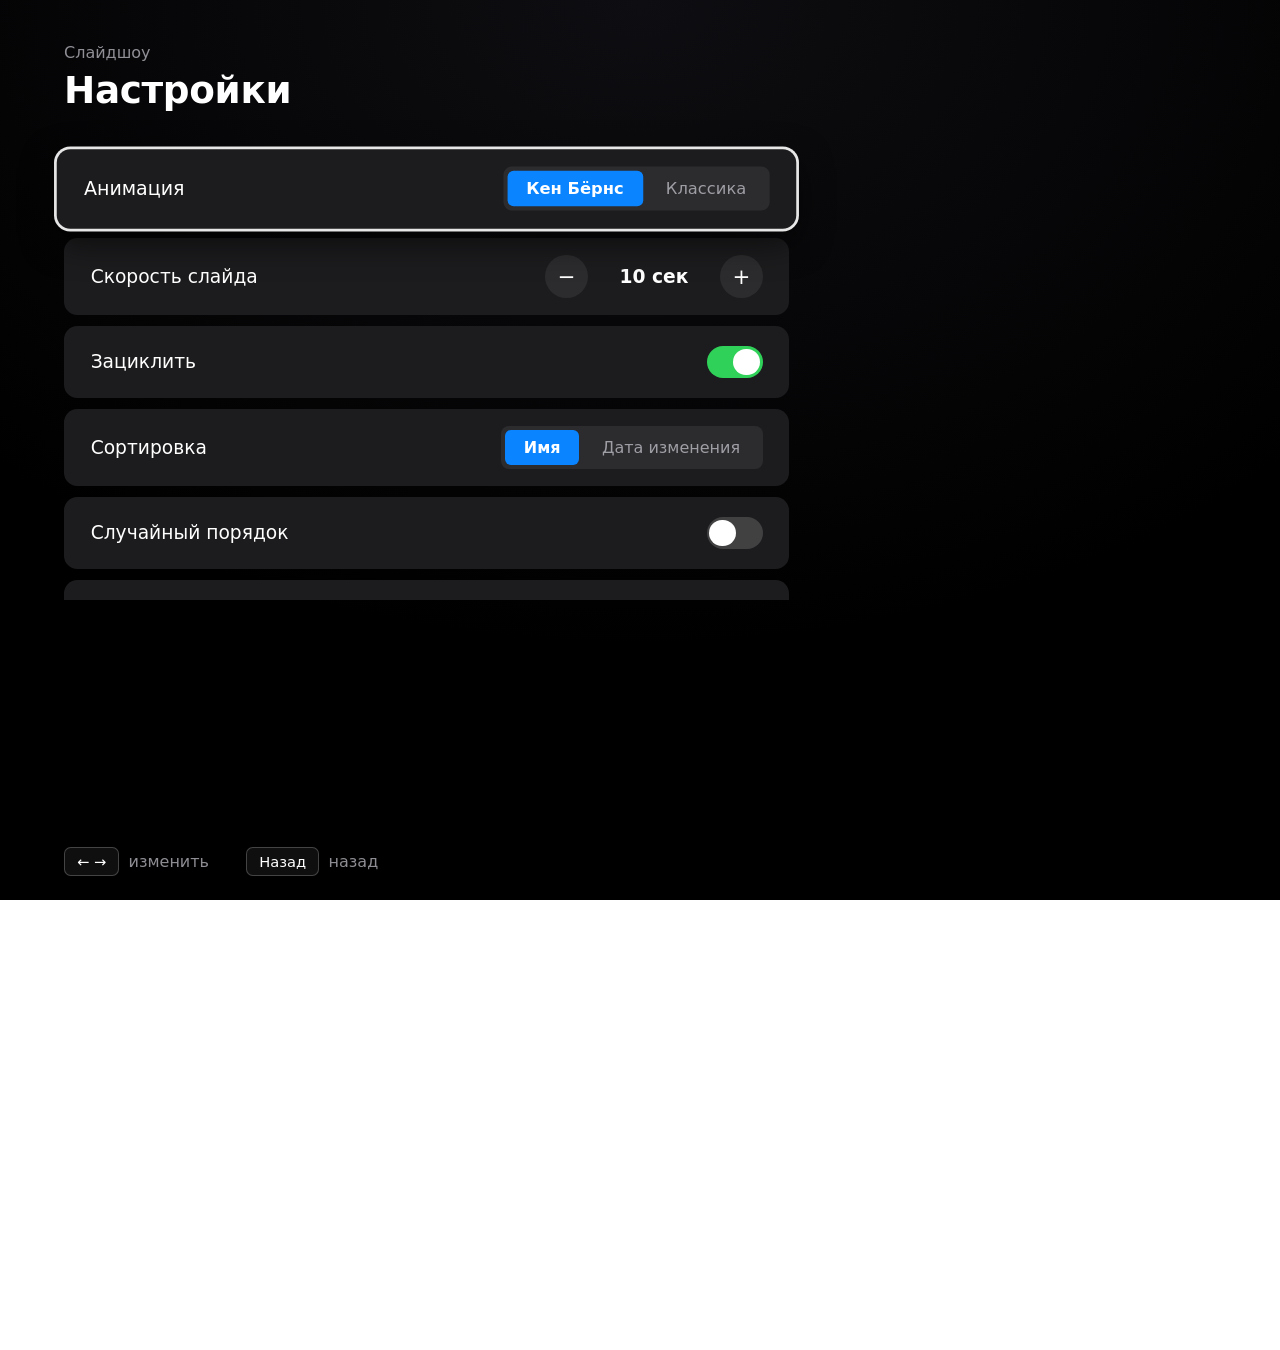
<file: design/prototypes/screens/07-settings.html>
<!doctype html>
<html lang="ru">
<head>
<meta charset="utf-8">
<title>07 · Настройки</title>
<link rel="stylesheet" href="../css/tv.css">
<style>
  /* Список настроек не всегда влезает в экран — прокручиваем сам экран;
     рамка фокуса не обрезается благодаря scroll-margin у [data-focusable] */
  .screen {
    overflow-y: auto;
    overflow-x: hidden;
    scrollbar-width: none;
  }
  .screen::-webkit-scrollbar { display: none; }
  .set-list { padding-bottom: 48px; }
</style>
</head>
<body>
<main class="screen">
  <div class="breadcrumb">Слайдшоу</div>
  <h1 class="screen-title">Настройки</h1>

  <div class="set-list">

    <div class="set-row" data-focusable data-focus-default role="button">
      <div class="set-label">Анимация</div>
      <div class="set-control">
        <div class="seg" id="segAnim">
          <button type="button" class="active">Кен Бёрнс</button>
          <button type="button">Классика</button>
        </div>
      </div>
    </div>

    <div class="set-row" data-focusable role="button">
      <div class="set-label">Скорость слайда</div>
      <div class="set-control">
        <div class="stepper" id="stepSpeed">
          <button type="button" class="step-btn" data-dir="-1">−</button>
          <div class="step-value">10 сек</div>
          <button type="button" class="step-btn" data-dir="1">+</button>
        </div>
      </div>
    </div>

    <div class="set-row" data-focusable role="button">
      <div class="set-label">Зациклить</div>
      <div class="set-control">
        <div class="switch on" id="swLoop"></div>
      </div>
    </div>

    <div class="set-row" data-focusable role="button">
      <div class="set-label">Сортировка</div>
      <div class="set-control">
        <div class="seg" id="segSort">
          <button type="button" class="active">Имя</button>
          <button type="button">Дата изменения</button>
        </div>
      </div>
    </div>

    <div class="set-row" data-focusable role="button">
      <div class="set-label">Случайный порядок</div>
      <div class="set-control">
        <div class="switch" id="swShuffle"></div>
      </div>
    </div>

    <div class="set-row" data-focusable role="button">
      <div class="set-label">Имя файла на экране</div>
      <div class="set-control">
        <div class="switch" id="swFileName"></div>
      </div>
    </div>

    <div class="set-row" data-focusable role="button">
      <div class="set-label">Автозапуск последней папки</div>
      <div class="set-control">
        <div class="switch" id="swAuto"></div>
      </div>
    </div>

  </div>

  <div class="hints">
    <span><span class="keycap">← →</span> изменить</span>
    <span><span class="keycap">Назад</span> назад</span>
  </div>
</main>

<script src="../js/tv.js"></script>
<script>
(function () {
  var SPEEDS = [3, 5, 10, 15, 20, 30, 45, 60];
  var speedIdx = 2; // 10 сек

  function rowOf(el) { return el.closest('.set-row'); }

  function segStep(seg, dir) {
    var opts = Array.prototype.slice.call(seg.querySelectorAll('button'));
    var i = opts.findIndex(function (o) { return o.classList.contains('active'); });
    var n = Math.min(opts.length - 1, Math.max(0, i + dir));
    if (n !== i) {
      opts[i].classList.remove('active');
      opts[n].classList.add('active');
    }
  }

  function speedStep(dir) {
    speedIdx = Math.min(SPEEDS.length - 1, Math.max(0, speedIdx + dir));
    document.querySelector('#stepSpeed .step-value').textContent = SPEEDS[speedIdx] + ' сек';
  }

  function toggleSwitch(row) {
    var sw = row.querySelector('.switch');
    if (sw) sw.classList.toggle('on');
  }

  // Перехват ← → для управления элементами строки
  window.tvKeyIntercept = function (e) {
    if (e.key !== 'ArrowLeft' && e.key !== 'ArrowRight') return false;
    var row = rowOf(document.activeElement);
    if (!row) return false;
    var dir = e.key === 'ArrowRight' ? 1 : -1;
    var seg = row.querySelector('.seg');
    if (seg) { segStep(seg, dir); }
    else if (row.querySelector('.stepper')) { speedStep(dir); }
    else if (row.querySelector('.switch')) { toggleSwitch(row); }
    else return false;
    e.preventDefault();
    return true;
  };

  // Enter / клик по строке с переключателем
  document.querySelectorAll('.set-row').forEach(function (row) {
    row.addEventListener('click', function (e) {
      if (e.target.closest('.step-btn')) {
        speedStep(parseInt(e.target.closest('.step-btn').dataset.dir, 10));
        return;
      }
      toggleSwitch(row);
    });
  });

  document.querySelectorAll('#stepSpeed .step-btn').forEach(function (btn) {
    btn.addEventListener('click', function () {
      btn.classList.add('pressed');
      setTimeout(function () { btn.classList.remove('pressed'); }, 150);
    });
  });
})();
</script>
</body>
</html>
</file>
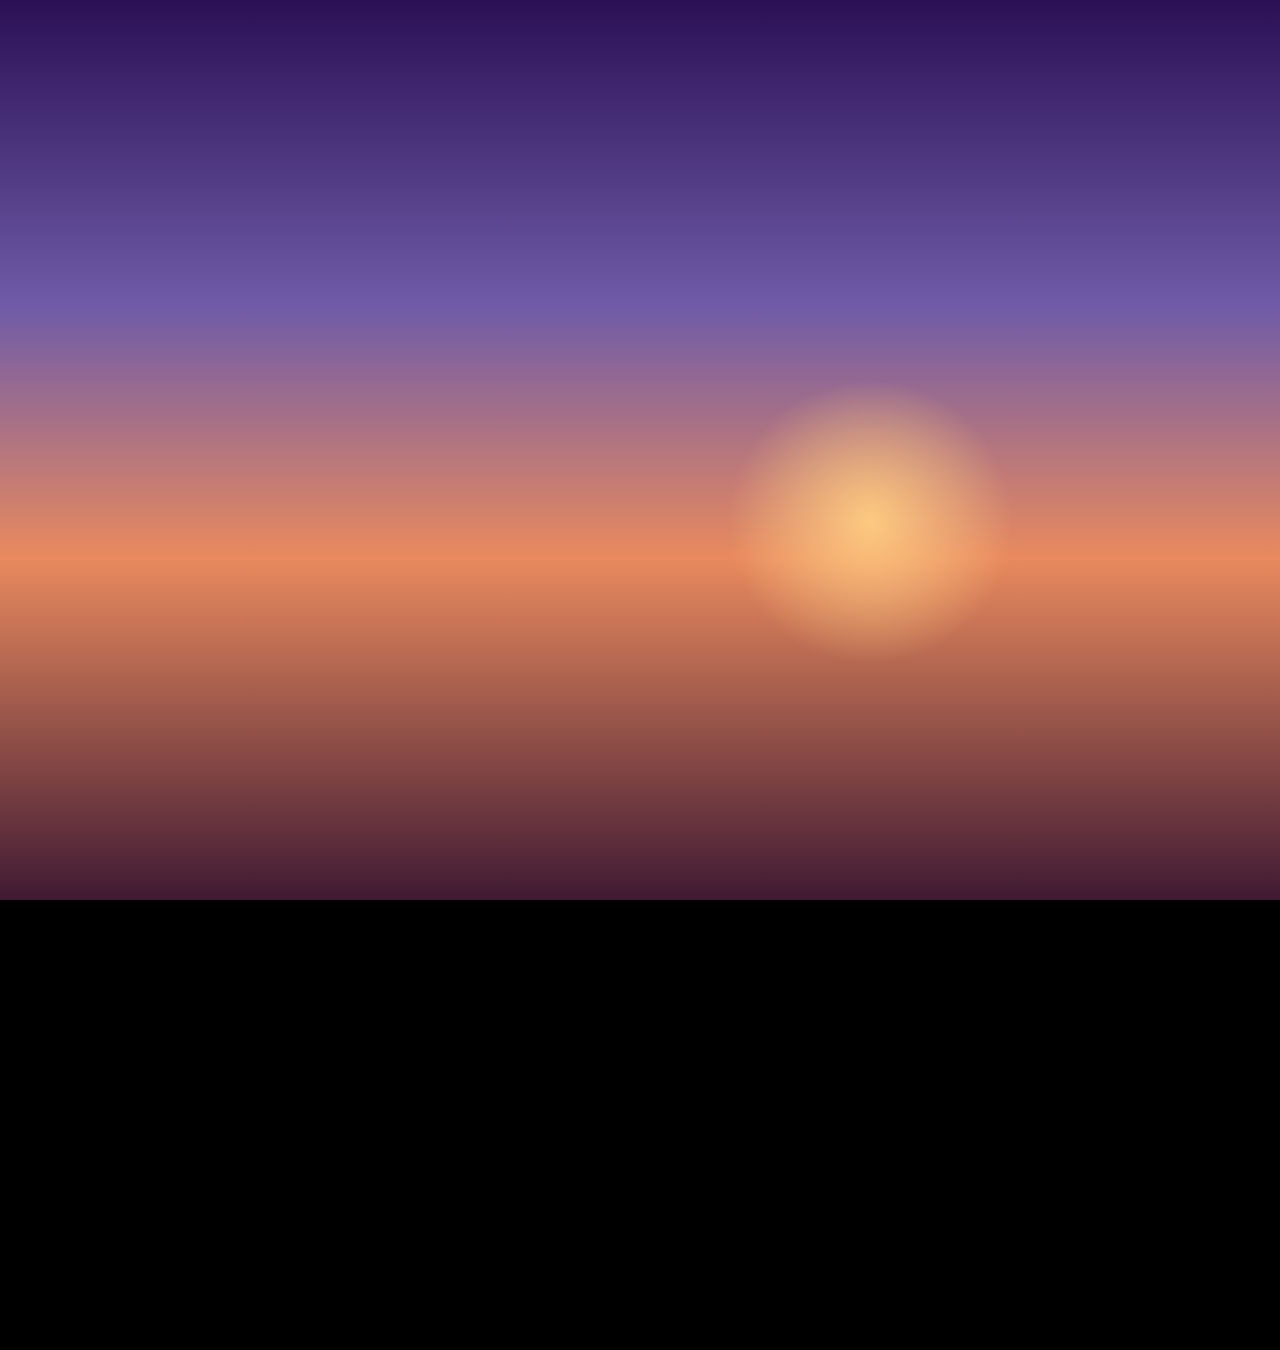
<file: design/prototypes/screens/08-slideshow.html>
<!doctype html>
<html lang="ru">
<head>
<meta charset="utf-8">
<title>08 · Слайдшоу</title>
<link rel="stylesheet" href="../css/tv.css">
<style>
  body { background: #000; }

  .slides { position: fixed; inset: 0; }
  .slide {
    position: absolute; inset: 0;
    opacity: 0;
    transition: opacity 1.2s ease;
  }
  .slide.active { opacity: 1; }

  /* Сцены-заглушки */
  .s1 { /* Закат в горах */
    background:
      radial-gradient(circle at 68% 58%, rgba(255, 205, 130, 0.95) 0%, rgba(255, 205, 130, 0) 14%),
      linear-gradient(180deg, #2b1055 0%, #6f5ba8 34%, #e98a5e 62%, #401a33 100%);
  }
  .s2 { /* Ночная улица */
    background:
      radial-gradient(circle at 24% 30%, rgba(90, 140, 255, 0.4) 0%, rgba(90, 140, 255, 0) 9%),
      radial-gradient(circle at 72% 58%, rgba(255, 120, 90, 0.32) 0%, rgba(255, 120, 90, 0) 8%),
      radial-gradient(circle at 50% 75%, rgba(120, 220, 255, 0.22) 0%, rgba(120, 220, 255, 0) 7%),
      linear-gradient(180deg, #05070f 0%, #101a33 55%, #05070f 100%);
  }
  .s3 { /* Море */
    background:
      radial-gradient(ellipse at 50% 100%, rgba(255, 255, 255, 0.22) 0%, rgba(255, 255, 255, 0) 45%),
      radial-gradient(circle at 75% 20%, rgba(255, 240, 200, 0.5) 0%, rgba(255, 240, 200, 0) 12%),
      linear-gradient(180deg, #8fd3f4 0%, #4aa3c7 48%, #0b3954 100%);
  }

  /* Оверлей: только информация, кнопок нет — всё управление с пульта */
  .ss-top {
    position: fixed;
    top: 64px; left: 96px;
    font-size: 26px;
    color: var(--text-2);
    opacity: 0;
    visibility: hidden;
    transition: opacity .3s ease;
    text-shadow: 0 2px 12px rgba(0, 0, 0, 0.8);
    z-index: 10;
  }

  .ss-hud {
    position: fixed;
    left: 96px; right: 96px; bottom: 64px;
    z-index: 10;
    opacity: 0;
    visibility: hidden;
    transition: opacity .3s ease;
  }

  .ss-top.show, .ss-hud.show { opacity: 1; visibility: visible; }

  .ss-progress {
    height: 6px;
    border-radius: 3px;
    background: rgba(255, 255, 255, 0.22);
    overflow: hidden;
    margin-bottom: 36px;
  }
  .ss-progress > div {
    height: 100%;
    width: 0;
    background: #fff;
    border-radius: 3px;
    transition: width .4s ease;
  }

  .ss-info {
    display: flex;
    align-items: flex-end;
    justify-content: space-between;
    text-shadow: 0 2px 14px rgba(0, 0, 0, 0.85);
  }
  .ss-file { display: flex; align-items: center; gap: 20px; font-size: 30px; padding-bottom: 6px; }
  .badge {
    font-size: 22px;
    font-weight: 600;
    color: #000;
    background: #fff;
    border-radius: 9px;
    padding: 6px 18px;
  }
  .ss-right { text-align: right; }
  .ss-counter { font-size: 54px; font-weight: 600; font-variant-numeric: tabular-nums; line-height: 1.1; }
  .ss-speed-line { font-size: 24px; color: var(--text-2); margin-top: 8px; }

  .ss-hints {
    margin-top: 44px;
    text-align: center;
    font-size: 22px;
    color: var(--text-3);
    text-shadow: 0 2px 12px rgba(0, 0, 0, 0.8);
  }
  .ss-hints b { color: var(--text-2); font-weight: 600; }

  /* HUD скорости по центру — полупрозрачная плашка */
  .ss-speed-hud {
    position: fixed;
    left: 50%; top: 50%;
    transform: translate(-50%, -50%) scale(0.96);
    background: rgba(44, 44, 46, 0.30);
    backdrop-filter: blur(20px);
    -webkit-backdrop-filter: blur(20px);
    border-radius: 24px;
    padding: 40px 72px;
    font-size: 52px;
    font-weight: 600;
    z-index: 20;
    opacity: 0;
    visibility: hidden;
    transition: opacity .25s ease, transform .25s ease;
  }
  .ss-speed-hud.show {
    opacity: 1;
    visibility: visible;
    transform: translate(-50%, -50%) scale(1);
  }
</style>
</head>
<body>
  <div class="slides">
    <div class="slide s1 active"></div>
    <div class="slide s2"></div>
    <div class="slide s3"></div>
  </div>

  <div class="ss-top" id="ssTop">DCIM · Camera 2024</div>

  <div class="ss-hud" id="ssHud">
    <div class="ss-progress"><div id="ssBar" style="width:2.4%"></div></div>
    <div class="ss-info">
      <div class="ss-file">
        <span id="ssName">IMG_4032.jpg</span>
        <span class="badge" id="ssPauseBadge" hidden>Пауза</span>
      </div>
      <div class="ss-right">
        <div class="ss-counter" id="ssCounter">3 / 123</div>
        <div class="ss-speed-line" id="ssSpeedLabel">Скорость: 10 сек</div>
      </div>
    </div>
    <div class="ss-hints"><b>← →</b> слайд · <b>↑ ↓</b> скорость · <b>ОК</b> пауза · <b>Назад</b> выход</div>
  </div>

  <div class="ss-speed-hud" id="ssSpeedHud">Скорость: 10 сек</div>

<script src="../js/tv.js"></script>
<script>
(function () {
  'use strict';

  var SPEEDS = [5, 10, 15, 20, 30];
  var speedIdx = 1; // 10 сек
  var paused = false;
  var overlayVisible = false;

  // Слайды-заглушки; нумерация внутри «папки из 123»
  var slides = Array.prototype.slice.call(document.querySelectorAll('.slide')).map(function (el, i) {
    return { el: el, num: 3 + i, file: ['IMG_4032.jpg', 'VID_20240712_183445.mp4', 'IMG_4033.jpg'][i] };
  });
  var cur = 0;
  var timer = null;

  var hud = document.getElementById('ssHud');
  var topBar = document.getElementById('ssTop');
  var nameEl = document.getElementById('ssName');
  var counterEl = document.getElementById('ssCounter');
  var barEl = document.getElementById('ssBar');
  var pauseBadge = document.getElementById('ssPauseBadge');
  var speedLabel = document.getElementById('ssSpeedLabel');
  var speedHud = document.getElementById('ssSpeedHud');

  function render() {
    slides.forEach(function (s, i) { s.el.classList.toggle('active', i === cur); });
    var s = slides[cur];
    nameEl.textContent = s.file;
    counterEl.textContent = s.num + ' / 123';
    barEl.style.width = (s.num / 123 * 100).toFixed(1) + '%';
  }

  function restartTimer() {
    clearInterval(timer);
    if (!paused) {
      timer = setInterval(function () { go(1); }, SPEEDS[speedIdx] * 1000);
    }
  }

  function go(dir) {
    cur = (cur + dir + slides.length) % slides.length;
    render();
    restartTimer();
  }

  function setPaused(p) {
    paused = p;
    pauseBadge.hidden = !p;
    restartTimer();
    showOverlay();
  }

  /* ---- Оверлей ---- */

  var idleTimer = null;

  function showOverlay() {
    overlayVisible = true;
    hud.classList.add('show');
    topBar.classList.add('show');
    clearTimeout(idleTimer);
    if (!paused) resetIdle();
  }

  function hideOverlay() {
    overlayVisible = false;
    hud.classList.remove('show');
    topBar.classList.remove('show');
    clearTimeout(idleTimer);
  }

  function resetIdle() {
    clearTimeout(idleTimer);
    if (!paused) {
      idleTimer = setTimeout(hideOverlay, 3000);
    }
  }

  /* ---- HUD скорости ---- */

  var speedHudTimer = null;

  function showSpeedHud() {
    var text = 'Скорость: ' + SPEEDS[speedIdx] + ' сек';
    speedHud.textContent = text;
    speedLabel.textContent = text;
    speedHud.classList.add('show');
    clearTimeout(speedHudTimer);
    speedHudTimer = setTimeout(function () { speedHud.classList.remove('show'); }, 1500);
  }

  // ↑ — быстрее, ↓ — медленнее
  function changeSpeed(dir) {
    speedIdx = Math.min(SPEEDS.length - 1, Math.max(0, speedIdx + dir));
    showSpeedHud();
    restartTimer();
    resetIdle();
  }

  /* ---- Клавиатура = пульт. Кнопок на экране нет ---- */

  window.tvKeyIntercept = function (e) {
    var k = e.key;

    if (k === 'Escape' || k === 'Backspace') { location.href = '04-browser.html'; return true; }

    // Скорость: ↑ быстрее, ↓ медленнее (−/+ как дублирование)
    if (k === 'ArrowUp' || k === '+' || k === '=') {
      if (!overlayVisible) showOverlay();
      changeSpeed(-1);
      e.preventDefault();
      return true;
    }
    if (k === 'ArrowDown' || k === '-' || k === '_') {
      if (!overlayVisible) showOverlay();
      changeSpeed(1);
      e.preventDefault();
      return true;
    }

    // Пауза: ОК (Enter) или пробел
    if (k === 'Enter' || k === ' ') {
      setPaused(!paused);
      e.preventDefault();
      return true;
    }

    // ← → переключение слайдов
    if (k === 'ArrowRight') {
      if (!overlayVisible) showOverlay();
      go(1);
      e.preventDefault();
      return true;
    }
    if (k === 'ArrowLeft') {
      if (!overlayVisible) showOverlay();
      go(-1);
      e.preventDefault();
      return true;
    }

    // Остальные клавиши только показывают оверлей
    if (!overlayVisible) showOverlay();
    resetIdle();
    return true;
  };

  // Клик мышью/тап — показать оверлей
  document.querySelector('.slides').addEventListener('click', showOverlay);

  render();
  restartTimer();
})();
</script>
</body>
</html>
</file>
<file: design/prototypes/css/tv.css>
/* ============================================================
   tv.css — дизайн-система прототипов «Слайдшоу» (Android TV)
   Стиль: минималистичный Apple/tvOS, тёмная тема
   Холст: 1920×1080, safe area ≥ 80px
   ============================================================ */

:root {
  --bg: #000000;
  --surface: #1C1C1E;
  --surface-2: #2C2C2E;
  --text: #FFFFFF;
  --text-2: rgba(235, 235, 245, 0.60);
  --text-3: rgba(235, 235, 245, 0.35);
  --accent: #0A84FF;
  --green: #30D158;
  --sep: rgba(255, 255, 255, 0.08);
  --radius-lg: 20px;
  --radius-md: 12px;
  --glow: 0 0 0 4px rgba(255, 255, 255, 0.9), 0 18px 50px rgba(0, 0, 0, 0.65);
}

* { box-sizing: border-box; margin: 0; padding: 0; }

html, body { height: 100%; }

body {
  background: radial-gradient(120% 120% at 50% 0%, #0E0E12 0%, #000 60%);
  color: var(--text);
  font-family: -apple-system, "SF Pro Display", "Helvetica Neue", system-ui, "Segoe UI", Roboto, sans-serif;
  -webkit-font-smoothing: antialiased;
  overflow: hidden;
  user-select: none;
}

button { font-family: inherit; cursor: pointer; }
a { color: inherit; text-decoration: none; }

/* ---------- Каркас экрана ---------- */

.screen {
  position: relative;
  width: 100vw;
  height: 100vh;
  padding: 64px 96px 110px;
  display: flex;
  flex-direction: column;
}

.screen-title {
  font-size: 56px;
  font-weight: 600;
  letter-spacing: -0.5px;
  margin-bottom: 12px;
}

.screen-sub {
  font-size: 26px;
  color: var(--text-2);
}

.breadcrumb {
  font-size: 24px;
  color: var(--text-2);
  margin-bottom: 10px;
}

.brand {
  position: absolute;
  top: 56px;
  left: 96px;
  font-size: 26px;
  font-weight: 600;
  color: var(--text-2);
}

/* ---------- Фокус (пульт) ---------- */

[data-focusable] {
  outline: none;
  position: relative;
  z-index: 1;
  /* отступ при прокрутке: элемент не прижимается к краю контейнера,
     чтобы рамка и свечение фокуса не обрезались */
  scroll-margin: 24px;
  transition: transform .16s ease, box-shadow .16s ease,
              background-color .16s ease, opacity .16s ease;
}

[data-focusable]:focus {
  transform: scale(1.05);
  box-shadow: var(--glow);
  z-index: 20;
}

/* ---------- Кнопки ---------- */

.btn {
  display: inline-flex;
  align-items: center;
  justify-content: center;
  gap: 14px;
  padding: 24px 44px;
  border: none;
  border-radius: var(--radius-md);
  background: var(--surface-2);
  color: var(--text);
  font-size: 28px;
  font-weight: 600;
}

.btn-accent { background: var(--accent); color: #fff; }
.btn-ghost  { background: rgba(255, 255, 255, 0.12); color: var(--text); }
.btn[aria-disabled="true"] { opacity: 0.35; cursor: default; }

/* ---------- Главный экран ---------- */

.home-shelf {
  display: flex;
  justify-content: center;
  gap: 44px;
  margin: auto 0;
}

.home-card {
  width: 440px;
  height: 500px;
  background: var(--surface);
  border-radius: var(--radius-lg);
  display: flex;
  flex-direction: column;
  align-items: flex-start;
  justify-content: flex-end;
  gap: 8px;
  padding: 48px;
}

.home-card svg {
  width: 264px;
  height: 264px;
  margin-bottom: auto;
  color: var(--text-2);
}

.home-card[data-focusable]:focus svg { color: #fff; }

.hc-title { font-size: 36px; font-weight: 600; }
.hc-sub   { font-size: 24px; color: var(--text-2); }

/* ---------- Списки (браузер, источники) ---------- */

.rows {
  flex: 1;
  overflow-y: auto;
  /* вертикальные поля ≥ свечения фокуса — первый/последний элемент не обрезается;
     горизонтальный отступ больше свечения, компенсируется отрицательными полями */
  margin: 20px -20px 0;
  padding: 24px 28px 32px;
  scrollbar-width: none;
}
.rows::-webkit-scrollbar { display: none; }

.list-row {
  display: flex;
  align-items: center;
  gap: 32px;
  padding: 18px 28px;
  border-radius: 16px;
  min-height: 124px;
}

.list-row + .list-row { margin-top: 8px; }

.list-row[data-focusable]:focus {
  background: var(--surface);
  transform: scale(1.02);
}

.list-row .name {
  flex: 1;
  min-width: 0;
  font-size: 28px;
  line-height: 1.3;
  overflow-wrap: anywhere;
}

.list-row .meta {
  flex: none;
  font-size: 22px;
  color: var(--text-2);
}

.list-row > svg.chev { width: 32px; height: 32px; color: var(--text-3); flex: none; }

.row-icon {
  flex: none;
  width: 48px;
  height: 48px;
  color: var(--text-2);
}

/* Миниатюры-превью */

.thumb {
  flex: none;
  width: 88px;
  height: 88px;
  border-radius: 12px;
  display: flex;
  align-items: center;
  justify-content: center;
}

.thumb svg { width: 40px; height: 40px; color: var(--text-2); }

.thumb-folder { background: var(--surface-2); }
.thumb-folder svg { color: var(--accent); }

.g1 { background: linear-gradient(160deg, #f6a15a, #8a3d5c 70%); }
.g2 { background: linear-gradient(200deg, #79c2ff, #1d3f7a 75%); }
.g3 { background: linear-gradient(150deg, #57d6a3, #0d4a44 80%); }
.g4 { background: linear-gradient(170deg, #c9b8ff, #3b2f6e 75%); }
.g5 { background: linear-gradient(140deg, #ffd36e, #7a4a12 80%); }
.g6 { background: linear-gradient(190deg, #8fa0b5, #2a3646 75%); }

.thumb-loading {
  background: var(--surface-2);
  position: relative;
  overflow: hidden;
}

.shimmer::after {
  content: '';
  position: absolute;
  inset: 0;
  transform: translateX(-100%);
  background: linear-gradient(90deg, transparent, rgba(255,255,255,0.09), transparent);
  animation: shimmer 1.6s infinite;
}

@keyframes shimmer { 100% { transform: translateX(100%); } }

.thumb-video { position: relative; }
.thumb-video .vplay {
  position: absolute;
  width: 34px; height: 34px;
  border-radius: 50%;
  background: rgba(0, 0, 0, 0.55);
  display: flex; align-items: center; justify-content: center;
}
.thumb-video .vplay svg { width: 16px; height: 16px; color: #fff; }

/* ---------- Настройки ---------- */

.set-list {
  margin-top: 44px;
  max-width: 1240px;
  display: flex;
  flex-direction: column;
  gap: 16px;
}

.set-row {
  display: flex;
  align-items: center;
  justify-content: space-between;
  gap: 48px;
  background: var(--surface);
  border-radius: var(--radius-lg);
  padding: 26px 40px;
  min-height: 108px;
}

.set-row[data-focusable]:focus { transform: scale(1.02); }

.set-label { font-size: 28px; font-weight: 500; flex: none; }
.set-control { display: flex; align-items: center; gap: 20px; }

/* Сегмент-контрол */

.seg {
  display: flex;
  gap: 6px;
  background: var(--surface-2);
  border-radius: var(--radius-md);
  padding: 6px;
}

.seg button {
  border: none;
  background: transparent;
  color: var(--text-2);
  font-size: 24px;
  padding: 12px 28px;
  border-radius: 9px;
}

.seg button.active {
  background: var(--accent);
  color: #fff;
  font-weight: 600;
}

/* Степпер */

.stepper { display: flex; align-items: center; gap: 24px; }

.stepper .step-btn {
  width: 64px; height: 64px;
  border-radius: 50%;
  border: none;
  background: var(--surface-2);
  color: var(--text);
  font-size: 32px;
  line-height: 1;
}

.stepper .step-btn.pressed { background: var(--accent); }

.stepper .step-value {
  min-width: 150px;
  text-align: center;
  font-size: 28px;
  font-weight: 600;
  font-variant-numeric: tabular-nums;
}

/* Переключатель */

.switch {
  flex: none;
  width: 84px;
  height: 48px;
  border-radius: 24px;
  background: rgba(255, 255, 255, 0.16);
  position: relative;
  transition: background-color .2s ease;
}

.switch::after {
  content: '';
  position: absolute;
  top: 4px; left: 4px;
  width: 40px; height: 40px;
  border-radius: 50%;
  background: #fff;
  transition: transform .2s ease;
}

.switch.on { background: var(--green); }
.switch.on::after { transform: translateX(36px); }

/* ---------- Модальный алерт ---------- */

.backdrop {
  position: fixed;
  inset: 0;
  z-index: 50;
  background: rgba(0, 0, 0, 0.55);
  backdrop-filter: blur(4px);
  display: flex;
  align-items: center;
  justify-content: center;
}

.alert {
  width: 660px;
  background: rgba(44, 44, 46, 0.96);
  border-radius: 28px;
  padding: 56px 56px 48px;
  text-align: center;
}

.alert h2 { font-size: 40px; font-weight: 600; }
.alert p  { font-size: 28px; color: var(--text-2); margin-top: 18px; }

.alert .actions {
  display: flex;
  gap: 24px;
  justify-content: center;
  margin-top: 52px;
}

.alert .actions .btn { min-width: 220px; }

/* ---------- Подсказки пульта ---------- */

.hints {
  position: fixed;
  left: 96px;
  right: 96px;
  bottom: 36px;
  display: flex;
  align-items: center;
  gap: 56px;
  font-size: 24px;
  color: var(--text-2);
}

/* display:flex выше перебивает браузерное скрытие атрибутом hidden */
.hints[hidden] { display: none; }

.hints > span { display: inline-flex; align-items: center; gap: 14px; }

.keycap {
  display: inline-flex;
  align-items: center;
  justify-content: center;
  min-width: 56px;
  height: 44px;
  padding: 0 18px;
  border-radius: 10px;
  border: 1px solid rgba(255, 255, 255, 0.22);
  background: rgba(255, 255, 255, 0.06);
  font-size: 22px;
  color: var(--text);
}

/* ---------- Индикаторы ---------- */

.spinner {
  width: 56px;
  height: 56px;
  border-radius: 50%;
  border: 5px solid rgba(255, 255, 255, 0.15);
  border-top-color: #fff;
  animation: spin 0.9s linear infinite;
}

@keyframes spin { to { transform: rotate(360deg); } }

.skel-row {
  display: flex;
  align-items: center;
  gap: 32px;
  padding: 18px 28px;
}

.skel-row .sk-thumb {
  width: 88px; height: 88px;
  border-radius: 12px;
  background: var(--surface-2);
  position: relative;
  overflow: hidden;
}

.skel-row .sk-lines { flex: 1; display: flex; flex-direction: column; gap: 16px; }

.skel-row .sk-line { height: 24px; border-radius: 8px; background: var(--surface-2); position: relative; overflow: hidden; }
.skel-row .sk-line.w60 { width: 60%; }
.skel-row .sk-line.w35 { width: 35%; }

.skel-row .sk-thumb::after,
.skel-row .sk-line::after { content: ''; position: absolute; inset: 0; transform: translateX(-100%);
  background: linear-gradient(90deg, transparent, rgba(255,255,255,0.09), transparent);
  animation: shimmer 1.6s infinite; }

/* ---------- Тост ---------- */

.toast {
  position: fixed;
  left: 50%;
  bottom: 130px;
  transform: translateX(-50%) translateY(20px);
  background: rgba(44, 44, 46, 0.95);
  border-radius: 16px;
  padding: 20px 36px;
  font-size: 26px;
  color: var(--text);
  opacity: 0;
  pointer-events: none;
  transition: opacity .25s ease, transform .25s ease;
  z-index: 60;
}

.toast.show { opacity: 1; transform: translateX(-50%) translateY(0); }

/* ---------- Хаб прототипов ---------- */

.proto-grid {
  display: grid;
  grid-template-columns: repeat(4, 1fr);
  gap: 32px;
  margin-top: 56px;
}

.proto-card {
  background: var(--surface);
  border-radius: var(--radius-lg);
  padding: 36px;
  min-height: 220px;
  display: flex;
  flex-direction: column;
  gap: 10px;
}

.proto-card .num { font-size: 22px; color: var(--accent); font-weight: 600; }
.proto-card .ttl { font-size: 30px; font-weight: 600; }
.proto-card .dsc { font-size: 22px; color: var(--text-2); line-height: 1.35; }
</file>
